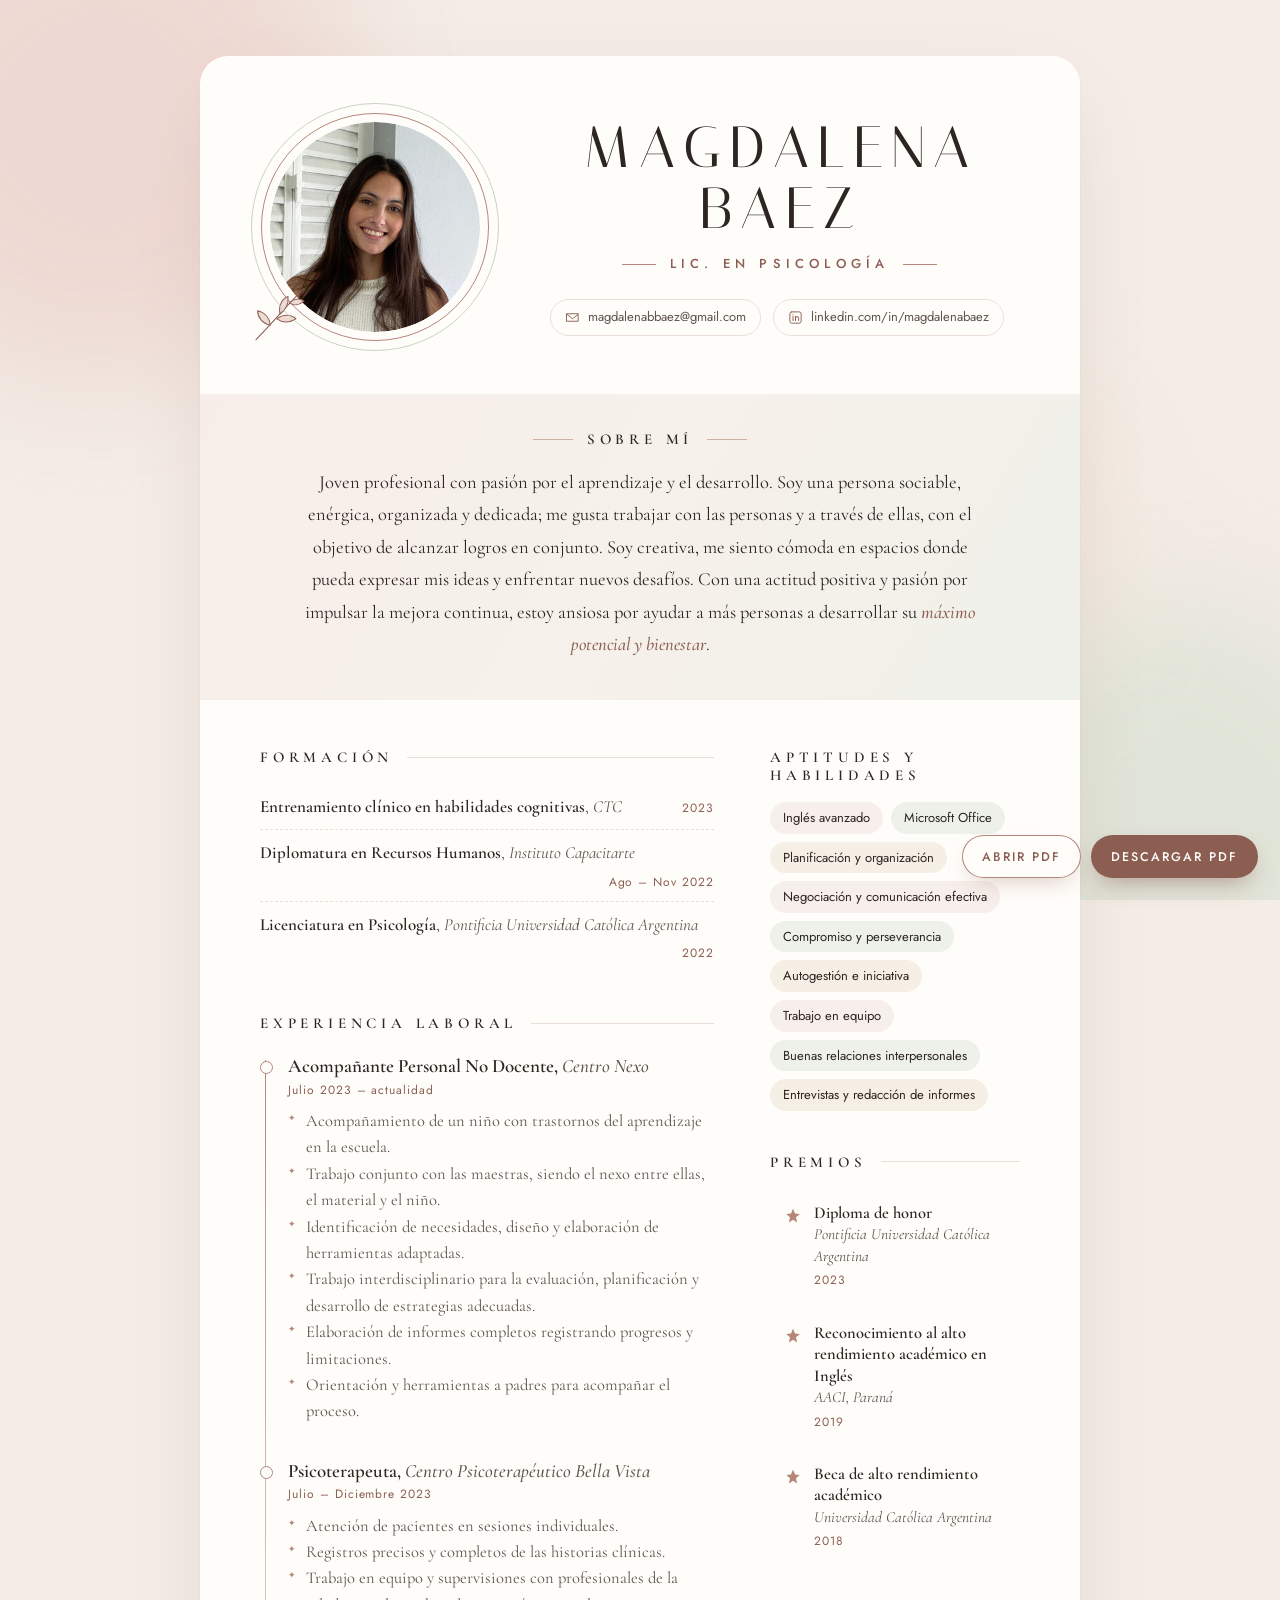
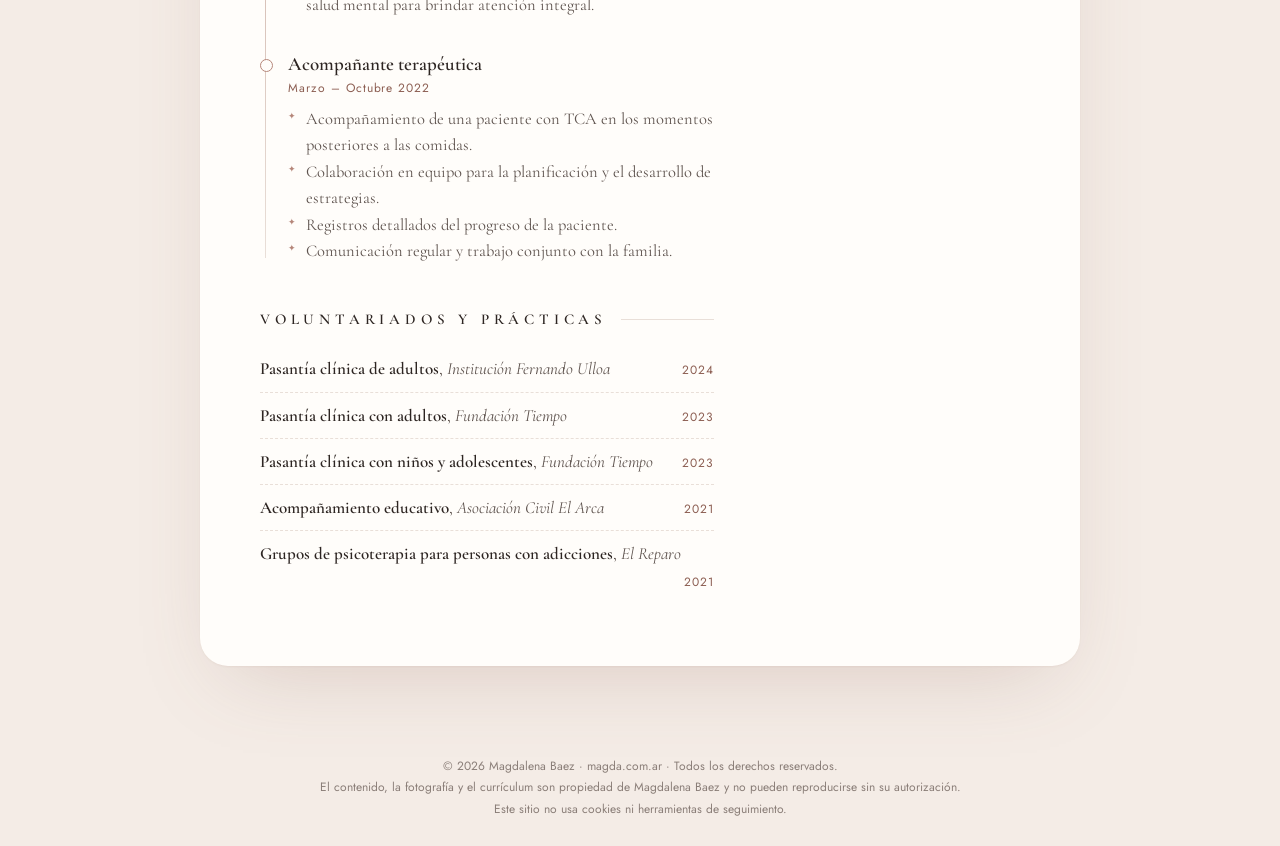
<file: index.html>
<!DOCTYPE html>
<html lang="es">
<head>
<meta charset="UTF-8">
<meta name="viewport" content="width=device-width, initial-scale=1.0">
<title>Magdalena Baez — Lic. en Psicología</title>
<meta name="description" content="Currículum de Magdalena Baez, Licenciada en Psicología (Pontificia Universidad Católica Argentina).">
<link rel="icon" href="favicon.svg" type="image/svg+xml">
<link rel="icon" href="favicon-32.png" type="image/png" sizes="32x32">
<link rel="apple-touch-icon" href="apple-touch-icon.png">
<meta name="theme-color" content="#f4ece6">
<link rel="preconnect" href="https://fonts.googleapis.com">
<link rel="preconnect" href="https://fonts.gstatic.com" crossorigin>
<link href="https://fonts.googleapis.com/css2?family=Italiana&family=Cutive+Mono&family=Cormorant+Garamond:ital,wght@0,400;0,500;0,600;1,400;1,500&family=Jost:wght@300;400;500&display=swap" rel="stylesheet">
<link rel="stylesheet" href="styles.css">
</head>
<body>

<div class="intro" aria-hidden="true">
	<div class="intro-type">
		<div class="intro-name" data-type="Magdalena Baez" data-start=".3" data-step=".065"></div>
		<div class="intro-sub" data-type="Licenciada en Psicología" data-start="1.4" data-step=".035"></div>
	</div>
</div>

<div class="blobs" aria-hidden="true"><i></i><i></i><i></i></div>

<main class="sheet">

	<header class="top">
		<div class="photo">
			<img src="foto.jpg" alt="Magdalena Baez" width="330" height="411">
			<svg class="sprig" viewBox="0 0 80 80" aria-hidden="true"><path d="M10 72 C30 52 44 34 70 8"/><path d="M28 54 c-10 -2 -16 -10 -16 -18 c9 2 15 9 16 18Z"/><path d="M40 40 c-2 -10 2 -19 10 -22 c1 9 -3 17 -10 22Z"/><path d="M36 46 c8 -6 18 -6 24 0 c-8 5 -17 5 -24 0Z"/><path d="M52 26 c6 -6 14 -6 18 -2 c-6 5 -13 6 -18 2Z"/></svg>
		</div>
		<div class="id">
			<h1 class="name" aria-label="Magdalena Baez">Magdalena Baez</h1>
			<p class="role">Lic. en Psicología</p>
			<ul class="contact">
				<li><a href="mailto:magdalenabbaez@gmail.com"><svg viewBox="0 0 24 24" aria-hidden="true"><path d="M3 6h18v12H3z"/><path d="m3 7 9 7 9-7"/></svg>magdalenabbaez@gmail.com</a></li>
				<li><a href="https://www.linkedin.com/in/magdalenabaez" target="_blank" rel="noopener"><svg viewBox="0 0 24 24" aria-hidden="true"><rect x="3" y="3" width="18" height="18" rx="3"/><path d="M8 10v7M8 7v.01M12 17v-4a2.5 2.5 0 0 1 5 0v4M12 10v7"/></svg>linkedin.com/in/magdalenabaez</a></li>
			</ul>
		</div>
	</header>

	<section class="about r">
		<h2>Sobre mí</h2>
		<p>Joven profesional con pasión por el aprendizaje y el desarrollo. Soy una persona sociable, enérgica, organizada y dedicada; me gusta trabajar con las personas y a través de ellas, con el objetivo de alcanzar logros en conjunto. Soy creativa, me siento cómoda en espacios donde pueda expresar mis ideas y enfrentar nuevos desafíos. Con una actitud positiva y pasión por impulsar la mejora continua, estoy ansiosa por ayudar a más personas a desarrollar su <em>máximo potencial y bienestar</em>.</p>
	</section>

	<div class="cols">
		<div class="main">

			<section class="r">
				<h2>Formación</h2>
				<ul class="edu">
					<li><span><b>Entrenamiento clínico en habilidades cognitivas</b>, <i>CTC</i></span><span class="when">2023</span></li>
					<li><span><b>Diplomatura en Recursos Humanos</b>, <i>Instituto Capacitarte</i></span><span class="when">Ago – Nov 2022</span></li>
					<li><span><b>Licenciatura en Psicología</b>, <i>Pontificia Universidad Católica Argentina</i></span><span class="when">2022</span></li>
				</ul>
			</section>

			<section class="r">
				<h2>Experiencia laboral</h2>
				<div class="timeline">
					<article class="job">
						<h3>Acompañante Personal No Docente, <i>Centro Nexo</i></h3>
						<p class="when">Julio 2023 – actualidad</p>
						<ul>
							<li>Acompañamiento de un niño con trastornos del aprendizaje en la escuela.</li>
							<li>Trabajo conjunto con las maestras, siendo el nexo entre ellas, el material y el niño.</li>
							<li>Identificación de necesidades, diseño y elaboración de herramientas adaptadas.</li>
							<li>Trabajo interdisciplinario para la evaluación, planificación y desarrollo de estrategias adecuadas.</li>
							<li>Elaboración de informes completos registrando progresos y limitaciones.</li>
							<li>Orientación y herramientas a padres para acompañar el proceso.</li>
						</ul>
					</article>
					<article class="job">
						<h3>Psicoterapeuta, <i>Centro Psicoterapéutico Bella Vista</i></h3>
						<p class="when">Julio – Diciembre 2023</p>
						<ul>
							<li>Atención de pacientes en sesiones individuales.</li>
							<li>Registros precisos y completos de las historias clínicas.</li>
							<li>Trabajo en equipo y supervisiones con profesionales de la salud mental para brindar atención integral.</li>
						</ul>
					</article>
					<article class="job">
						<h3>Acompañante terapéutica</h3>
						<p class="when">Marzo – Octubre 2022</p>
						<ul>
							<li>Acompañamiento de una paciente con TCA en los momentos posteriores a las comidas.</li>
							<li>Colaboración en equipo para la planificación y el desarrollo de estrategias.</li>
							<li>Registros detallados del progreso de la paciente.</li>
							<li>Comunicación regular y trabajo conjunto con la familia.</li>
						</ul>
					</article>
				</div>
			</section>

			<section class="r">
				<h2>Voluntariados y prácticas</h2>
				<ul class="edu">
					<li><span><b>Pasantía clínica de adultos</b>, <i>Institución Fernando Ulloa</i></span><span class="when">2024</span></li>
					<li><span><b>Pasantía clínica con adultos</b>, <i>Fundación Tiempo</i></span><span class="when">2023</span></li>
					<li><span><b>Pasantía clínica con niños y adolescentes</b>, <i>Fundación Tiempo</i></span><span class="when">2023</span></li>
					<li><span><b>Acompañamiento educativo</b>, <i>Asociación Civil El Arca</i></span><span class="when">2021</span></li>
					<li><span><b>Grupos de psicoterapia para personas con adicciones</b>, <i>El Reparo</i></span><span class="when">2021</span></li>
				</ul>
			</section>

		</div>

		<aside class="side">
			<section class="r">
				<h2>Aptitudes y habilidades</h2>
				<ul class="chips">
					<li>Inglés avanzado</li>
					<li>Microsoft Office</li>
					<li>Planificación y organización</li>
					<li>Negociación y comunicación efectiva</li>
					<li>Compromiso y perseverancia</li>
					<li>Autogestión e iniciativa</li>
					<li>Trabajo en equipo</li>
					<li>Buenas relaciones interpersonales</li>
					<li>Entrevistas y redacción de informes</li>
				</ul>
			</section>

			<section class="r">
				<h2>Premios</h2>
				<ul class="awards">
					<li><b>Diploma de honor</b><i>Pontificia Universidad Católica Argentina</i><span class="when">2023</span></li>
					<li><b>Reconocimiento al alto rendimiento académico en Inglés</b><i>AACI, Paraná</i><span class="when">2019</span></li>
					<li><b>Beca de alto rendimiento académico</b><i>Universidad Católica Argentina</i><span class="when">2018</span></li>
				</ul>
			</section>
		</aside>
	</div>

</main>

<footer class="legal">
	<p>© <span class="year">2026</span> Magdalena Baez · magda.com.ar · Todos los derechos reservados.</p>
	<p>El contenido, la fotografía y el currículum son propiedad de Magdalena Baez y no pueden reproducirse sin su autorización.</p>
	<p>Este sitio no usa cookies ni herramientas de seguimiento.</p>
</footer>

<div class="actions">
	<a class="btn ghost" href="Magdalena-Baez-CV.pdf" target="_blank" rel="noopener" aria-label="Abrir PDF"><span class="lg">Abrir PDF</span><span class="sm">PDF</span></a>
	<a class="btn" href="Magdalena-Baez-CV.pdf" download aria-label="Descargar PDF"><span class="lg">Descargar PDF</span><svg class="sm" viewBox="0 0 24 24" aria-hidden="true"><path d="M12 4v11m0 0-4.5-4.5M12 15l4.5-4.5M5 19.5h14"/></svg></a>
</div>

<script>
document.querySelector('.year').textContent = new Date().getFullYear();

// Nombre letra por letra
const name = document.querySelector('.name');
let n = 0;
name.innerHTML = name.textContent.split(' ').map(w =>
	'<span class="word">' + [...w].map(c => `<span class="ch" aria-hidden="true" style="animation-delay:${2.85 + n++ * .045}s">${c}</span>`).join('') + '</span>'
).join(' ');

// Escalonado de las secciones
document.querySelectorAll('.r').forEach((el, i) => { el.style.animationDelay = `${3.3 + i * .12}s`; });

// La intro se tipea letra por letra
document.querySelectorAll('[data-type]').forEach(el => {
	const start = +el.dataset.start, step = +el.dataset.step;
	el.innerHTML = [...el.dataset.type].map((c, i) =>
		`<span class="c" style="animation-delay:${(start + i * step).toFixed(3)}s">${c === ' ' ? '&nbsp;' : c}</span>`
	).join('') + '<span class="cur">|</span>';
});

// La intro se saca del DOM cuando termina
const intro = document.querySelector('.intro');
intro.addEventListener('animationend', e => { if (e.target === intro) intro.remove(); });

// Los botones suben cuando aparece el footer
const actions = document.querySelector('.actions');
new IntersectionObserver(([e]) => {
	actions.style.translate = e.isIntersecting ? `0 -${Math.round(e.intersectionRect.height)}px` : '';
}, { threshold: [...Array(21).keys()].map(i => i / 20) }).observe(document.querySelector('.legal'));
</script>

</body>
</html>
</file>
<file: styles.css>
:root {
	--paper: #fffdfa;
	--desk: #f4ece6;
	--blush: #ecd6cf;
	--sage: #dde3d6;
	--sand: #f1e6d8;
	--rose: #b58679;
	--rose-deep: #8c5e52;
	--ink: #2d2522;
	--ink-soft: #5e534e;
	--line: #e9dfd8;
	--display: 'Italiana', serif;
	--serif: 'Cormorant Garamond', Georgia, serif;
	--sans: 'Jost', sans-serif;
	--type: 'Cutive Mono', 'Courier New', monospace;
	--ease: cubic-bezier(.2, .7, .1, 1);
	--soft: cubic-bezier(.65, 0, .35, 1);
}

* { margin: 0; padding: 0; box-sizing: border-box; }

body {
	background: var(--desk);
	min-height: 100vh;
	padding: 56px 16px 0;
	display: flex;
	flex-direction: column;
	font-family: var(--serif);
	color: var(--ink);
	-webkit-font-smoothing: antialiased;
	overflow-x: hidden;
}

a { color: inherit; text-decoration: none; }

::selection { background: var(--blush); }

/* ---------- Intro ---------- */

.intro {
	position: fixed;
	inset: 0;
	z-index: 50;
	background: var(--paper);
	display: grid;
	place-items: center;
	animation: curtain 1s var(--soft) 2.5s both;
}

.intro-type { font-family: var(--type); color: var(--ink); white-space: nowrap; }
.intro-name { font-size: 46px; line-height: 1.2; }
.intro-sub { font-size: 19px; color: var(--rose-deep); margin-top: 10px; }

.intro .c { animation: show 1ms linear both; }
.intro .cur { color: var(--rose); margin-left: 1px; }
.intro-name .cur { animation: blink .8s steps(1) infinite, gone 1ms linear 1.3s forwards; }
.intro-sub .cur { animation: blink .8s steps(1) infinite, show 1ms linear 1.35s both; }

/* ---------- Fondo ---------- */

.blobs { position: fixed; inset: 0; z-index: -1; overflow: hidden; pointer-events: none; }

.blobs i {
	position: absolute;
	border-radius: 50%;
	filter: blur(60px);
	opacity: .85;
	animation: float 18s ease-in-out infinite alternate;
}

.blobs i:nth-child(1) { width: 520px; height: 520px; background: var(--blush); top: -140px; left: -160px; }
.blobs i:nth-child(2) { width: 460px; height: 460px; background: var(--sage); bottom: -160px; right: -120px; animation-duration: 22s; animation-delay: -6s; }
.blobs i:nth-child(3) { width: 340px; height: 340px; background: var(--sand); top: 40%; left: 60%; animation-duration: 26s; animation-delay: -12s; }

/* ---------- Hoja ---------- */

.sheet {
	width: 880px;
	max-width: 100%;
	margin: 0 auto;
	background: var(--paper);
	border-radius: 28px;
	padding: 56px 60px 64px;
	position: relative;
	box-shadow: 0 1px 2px #8c5e5212, 0 30px 80px -30px #8c5e5240;
	animation: sheetIn 1s var(--ease) 2.65s both;
}

/* ---------- Encabezado ---------- */

.top {
	display: grid;
	grid-template-columns: 230px 1fr;
	gap: 44px;
	align-items: center;
}

.photo {
	position: relative;
	width: 210px;
	aspect-ratio: 1;
	margin: 10px;
}

.photo img {
	display: block;
	width: 100%;
	height: 100%;
	object-fit: cover;
	object-position: 50% 22%;
	border-radius: 50%;
	animation: bloom 1.2s var(--soft) 2.8s both;
	transition: transform .8s var(--ease), filter .8s;
	filter: saturate(.92);
}

.photo:hover img { transform: scale(1.03); filter: saturate(1.05); }

.photo::before, .photo::after {
	content: '';
	position: absolute;
	border-radius: 50%;
	pointer-events: none;
	transition: transform .8s var(--ease);
}

.photo::before { inset: -9px; border: 1px solid var(--rose); animation: ring .9s var(--ease) 3.3s both; }
.photo::after { inset: -19px; border: 1px solid #c9d2c2; animation: ring .9s var(--ease) 3.45s both; }

.photo:hover::before { transform: scale(1.025); }
.photo:hover::after { transform: scale(1.045); }

.sprig {
	position: absolute;
	width: 64px;
	height: 64px;
	bottom: -14px;
	left: -22px;
	fill: none;
	stroke: var(--rose-deep);
	stroke-width: 1.3;
	stroke-linecap: round;
	stroke-linejoin: round;
}

.sprig path { stroke-dasharray: 120; stroke-dashoffset: 120; animation: drawSprig 1.6s var(--soft) 3.6s forwards; }
.sprig path + path { fill: var(--blush); fill-opacity: 0; animation: drawSprig 1.6s var(--soft) 3.8s forwards, leaf .8s ease 4.6s forwards; }

.id { text-align: center; }

.name {
	font-family: var(--display);
	font-weight: 400;
	font-size: 58px;
	line-height: 1.05;
	letter-spacing: .14em;
	text-transform: uppercase;
	color: var(--ink);
	padding-left: .14em;
}

.name .word { display: inline-block; white-space: nowrap; }
.name .ch { display: inline-block; animation: letterIn .8s var(--ease) both; }

.role {
	font-family: var(--sans);
	font-weight: 500;
	font-size: 13px;
	letter-spacing: .4em;
	text-transform: uppercase;
	color: var(--rose-deep);
	margin-top: 14px;
	padding-left: .4em;
	display: flex;
	align-items: center;
	justify-content: center;
	gap: 14px;
	animation: fade .8s ease 3.55s both;
}

.role::before, .role::after {
	content: '';
	width: 34px;
	height: 1px;
	background: var(--rose);
	transform-origin: center;
	animation: grow .8s var(--ease) 3.7s both;
}

.contact {
	list-style: none;
	display: flex;
	flex-wrap: wrap;
	justify-content: center;
	gap: 8px 12px;
	margin-top: 24px;
	animation: up .7s var(--ease) 3.75s both;
}

.contact a {
	display: inline-flex;
	align-items: center;
	gap: 8px;
	font-family: var(--sans);
	font-size: 13px;
	font-weight: 400;
	color: var(--ink-soft);
	padding: 7px 14px;
	border-radius: 999px;
	border: 1px solid var(--line);
	transition: background .3s, border-color .3s, color .3s, transform .3s var(--ease);
}

.contact a:hover { background: var(--blush); border-color: var(--blush); color: var(--ink); transform: translateY(-2px); }

.contact svg { width: 15px; height: 15px; fill: none; stroke: var(--rose-deep); stroke-width: 1.5; stroke-linecap: round; stroke-linejoin: round; }

/* ---------- Secciones ---------- */

h2 {
	font-family: var(--serif);
	font-weight: 600;
	font-size: 15px;
	letter-spacing: .32em;
	text-transform: uppercase;
	color: var(--ink);
	margin-bottom: 18px;
	display: flex;
	align-items: center;
	gap: 14px;
}

h2::after { content: ''; flex: 1; height: 1px; background: var(--line); }

p, li { font-size: 17px; line-height: 1.6; color: var(--ink-soft); }

i, em { font-style: italic; }

.about {
	margin: 52px -60px 0;
	padding: 36px 90px 40px;
	background: linear-gradient(120deg, #f7eeea 0%, #f6f1ea 50%, #eef1ea 100%);
	text-align: center;
	position: relative;
}

.about h2 { justify-content: center; }
.about h2::after, .about h2::before { content: ''; flex: 0 0 40px; height: 1px; background: var(--rose); opacity: .6; }

.about p { font-size: 18.5px; line-height: 1.75; color: var(--ink); }
.about em { color: var(--rose-deep); font-weight: 500; }

.cols {
	display: grid;
	grid-template-columns: 1fr 250px;
	gap: 56px;
	margin-top: 48px;
}

.cols section + section { margin-top: 42px; }

.when {
	font-family: var(--sans);
	font-size: 12px;
	font-weight: 400;
	letter-spacing: .08em;
	color: var(--rose-deep);
	white-space: nowrap;
}

.edu { list-style: none; }

.edu li {
	justify-content: space-between;
	display: flex;
	align-items: baseline;
	gap: 6px;
	flex-wrap: wrap;
	padding: 9px 0;
	border-bottom: 1px dashed var(--line);
}

.edu li:last-child { border-bottom: none; }
.edu b { font-weight: 600; color: var(--ink); }
.edu .when { margin-left: auto; padding-left: 12px; }

.timeline { position: relative; padding-left: 28px; }

.timeline::before {
	content: '';
	position: absolute;
	left: 5px;
	top: 10px;
	bottom: 10px;
	width: 1px;
	background: linear-gradient(var(--rose), var(--line));
}

.job { position: relative; padding: 4px 0; }
.job + .job { margin-top: 26px; }

.job::before {
	content: '';
	position: absolute;
	left: -28px;
	top: 11px;
	width: 11px;
	height: 11px;
	border-radius: 50%;
	background: var(--paper);
	border: 1.5px solid var(--rose);
	transition: background .3s, transform .3s var(--ease);
}

.job:hover::before { background: var(--rose); transform: scale(1.25); }

.job h3 { font-weight: 600; font-size: 19px; line-height: 1.3; color: var(--ink); }
.job h3 i { font-weight: 500; color: var(--ink-soft); }
.job .when { margin: 2px 0 8px; }

.job ul { list-style: none; }
.job li { position: relative; padding-left: 18px; font-size: 16.5px; }
.job li::before { content: '✦'; position: absolute; left: 0; top: 4px; font-size: 9px; color: var(--rose); }

.chips { list-style: none; display: flex; flex-wrap: wrap; gap: 8px; }

.chips li {
	font-family: var(--sans);
	font-size: 13px;
	font-weight: 400;
	line-height: 1.35;
	color: var(--ink);
	padding: 7px 13px;
	border-radius: 999px;
	background: #f7efeb;
	transition: background .3s, transform .3s var(--ease);
	cursor: default;
}

.chips li:nth-child(3n+2) { background: #eef1ea; }
.chips li:nth-child(3n) { background: #f6efe5; }
.chips li:hover { background: var(--blush); transform: translateY(-2px) rotate(-1deg); }

.awards { list-style: none; }

.awards li {
	display: flex;
	flex-direction: column;
	padding: 14px 16px 14px 44px;
	position: relative;
	border-radius: 16px;
	transition: background .3s;
}

.awards li + li { margin-top: 4px; }
.awards li:hover { background: #faf4f0; }

.awards li::before {
	content: '';
	position: absolute;
	left: 14px;
	top: 18px;
	width: 18px;
	height: 18px;
	background: var(--rose);
	-webkit-mask: url("data:image/svg+xml,%3Csvg xmlns='http://www.w3.org/2000/svg' viewBox='0 0 24 24'%3E%3Cpath d='M12 2l2.6 6.6L21 9.3l-5 4.4 1.5 6.8L12 17l-5.5 3.5L8 13.7 3 9.3l6.4-.7z'/%3E%3C/svg%3E") center / contain no-repeat;
	        mask: url("data:image/svg+xml,%3Csvg xmlns='http://www.w3.org/2000/svg' viewBox='0 0 24 24'%3E%3Cpath d='M12 2l2.6 6.6L21 9.3l-5 4.4 1.5 6.8L12 17l-5.5 3.5L8 13.7 3 9.3l6.4-.7z'/%3E%3C/svg%3E") center / contain no-repeat;
	transition: transform .5s var(--ease);
}

.awards li:hover::before { transform: rotate(72deg) scale(1.1); }

.awards b { font-weight: 600; font-size: 16.5px; line-height: 1.3; color: var(--ink); }
.awards i { font-size: 15.5px; line-height: 1.4; }
.awards .when { margin-top: 4px; }

.r { animation: up .8s var(--ease) both; }

/* ---------- Botones ---------- */

.actions {
	position: fixed;
	right: 22px;
	bottom: 22px;
	z-index: 10;
	display: flex;
	gap: 10px;
	transition: translate .2s ease-out;
	animation: up .6s var(--ease) 4s both;
}

.btn {
	font-family: var(--sans);
	font-weight: 500;
	font-size: 12.5px;
	letter-spacing: .16em;
	text-transform: uppercase;
	color: var(--paper);
	background: var(--rose-deep);
	padding: 13px 20px 12px;
	border-radius: 999px;
	box-shadow: 0 10px 24px -8px #8c5e5299;
	transition: transform .3s var(--ease), background .3s;
}

.btn:hover { transform: translateY(-2px); background: #7a5045; }

.btn.ghost {
	background: var(--paper);
	color: var(--rose-deep);
	box-shadow: 0 10px 24px -10px #8c5e5266, inset 0 0 0 1px var(--rose);
}

.btn.ghost:hover { background: #fbf3ef; }

.btn .sm { display: none; }

/* ---------- Footer ---------- */

.legal {
	max-width: 880px;
	margin: auto auto 0;
	padding: 90px 20px 26px;
	text-align: center;
	font-family: var(--sans);
	font-size: 12px;
	line-height: 1.8;
	color: #8a7e78;
}

.legal p { font-size: inherit; line-height: inherit; color: inherit; }

.legal .sign {
	font-family: var(--display);
	font-size: 22px;
	letter-spacing: .2em;
	text-transform: uppercase;
	color: var(--ink);
	margin-bottom: 10px;
}

/* ---------- Animaciones ---------- */

@keyframes curtain { from { clip-path: inset(0 0 0 0); } to { clip-path: inset(0 0 100% 0); } }
@keyframes show { from { font-size: 0; } to { font-size: 1em; } }
@keyframes gone { to { font-size: 0; } }
@keyframes blink { 0% { opacity: 1; } 50% { opacity: 0; } }
@keyframes drawSprig { to { stroke-dashoffset: 0; } }
@keyframes leaf { to { fill-opacity: .9; } }
@keyframes letterIn { from { opacity: 0; transform: translateY(.45em); filter: blur(6px); } to { opacity: 1; transform: none; filter: none; } }
@keyframes sheetIn { from { opacity: 0; transform: translateY(50px) scale(.98); } to { opacity: 1; transform: none; } }
@keyframes bloom { from { clip-path: circle(0% at 50% 50%); transform: scale(1.12); } to { clip-path: circle(50% at 50% 50%); transform: none; } }
@keyframes ring { from { opacity: 0; transform: scale(.85); } to { opacity: 1; transform: none; } }
@keyframes grow { from { transform: scaleX(0); } to { transform: scaleX(1); } }
@keyframes fade { from { opacity: 0; } to { opacity: 1; } }
@keyframes up { from { opacity: 0; transform: translateY(18px); } to { opacity: 1; transform: none; } }
@keyframes float { from { transform: translate(0, 0) scale(1); } to { transform: translate(60px, 40px) scale(1.12); } }

@media (prefers-reduced-motion: reduce) {
	.intro { display: none; }
	*, *::before, *::after { animation: none !important; transition: none !important; }
	.sprig path { stroke-dashoffset: 0; }
	.sprig path + path { fill-opacity: .9; }
}

/* ---------- Mobile ---------- */

@media screen and (max-width: 780px) {
	body { padding: 0; }
	.sheet { border-radius: 0 0 28px 28px; padding: 44px 24px 48px; }
	.top { grid-template-columns: 1fr; gap: 34px; justify-items: center; }
	.photo { width: 190px; }
	.name { font-size: 40px; letter-spacing: .1em; }
	.role { font-size: 11.5px; letter-spacing: .3em; }
	.role::before, .role::after { width: 20px; }
	.about { margin: 44px -24px 0; padding: 30px 24px 34px; }
	.about p { font-size: 17.5px; }
	.cols { grid-template-columns: 1fr; gap: 42px; }
	.edu .when { margin-left: 0; padding-left: 0; width: 100%; }
	.actions { position: absolute; top: 14px; right: 14px; bottom: auto; gap: 6px; translate: none !important; }
	.btn { height: 32px; min-width: 32px; padding: 0 11px; display: grid; place-items: center; font-size: 11px; letter-spacing: .12em; box-shadow: 0 6px 14px -8px #8c5e5299; }
	.btn.ghost { box-shadow: inset 0 0 0 1px var(--rose); }
	.btn:hover { transform: none; }
	.btn .lg { display: none; }
	.btn .sm { display: block; }
	.btn svg.sm { width: 16px; height: 16px; fill: none; stroke: currentColor; stroke-width: 1.8; stroke-linecap: round; stroke-linejoin: round; }
	.btn:has(svg) { padding: 0; width: 32px; }
}

@media screen and (max-width: 500px) {
	.intro-name { font-size: 30px; }
	.intro-sub { font-size: 14px; }
}

@media screen and (max-width: 380px) {
	.name { font-size: 34px; }
}

/* ---------- 404 ---------- */

.lost {
	min-height: calc(100vh - 80px);
	display: flex;
	flex-direction: column;
	justify-content: center;
	align-items: center;
	text-align: center;
	max-width: 520px;
	margin: 0 auto;
	padding: 0 8px 8vh;
}

.lost h1 { font-family: var(--display); font-weight: 400; font-size: 40px; letter-spacing: .08em; color: var(--ink); }
.lost p { margin-top: 10px; }
.lost a { color: var(--rose-deep); font-family: var(--sans); font-size: 14px; letter-spacing: .14em; text-transform: uppercase; border-bottom: 1px solid var(--rose); }
</file>
